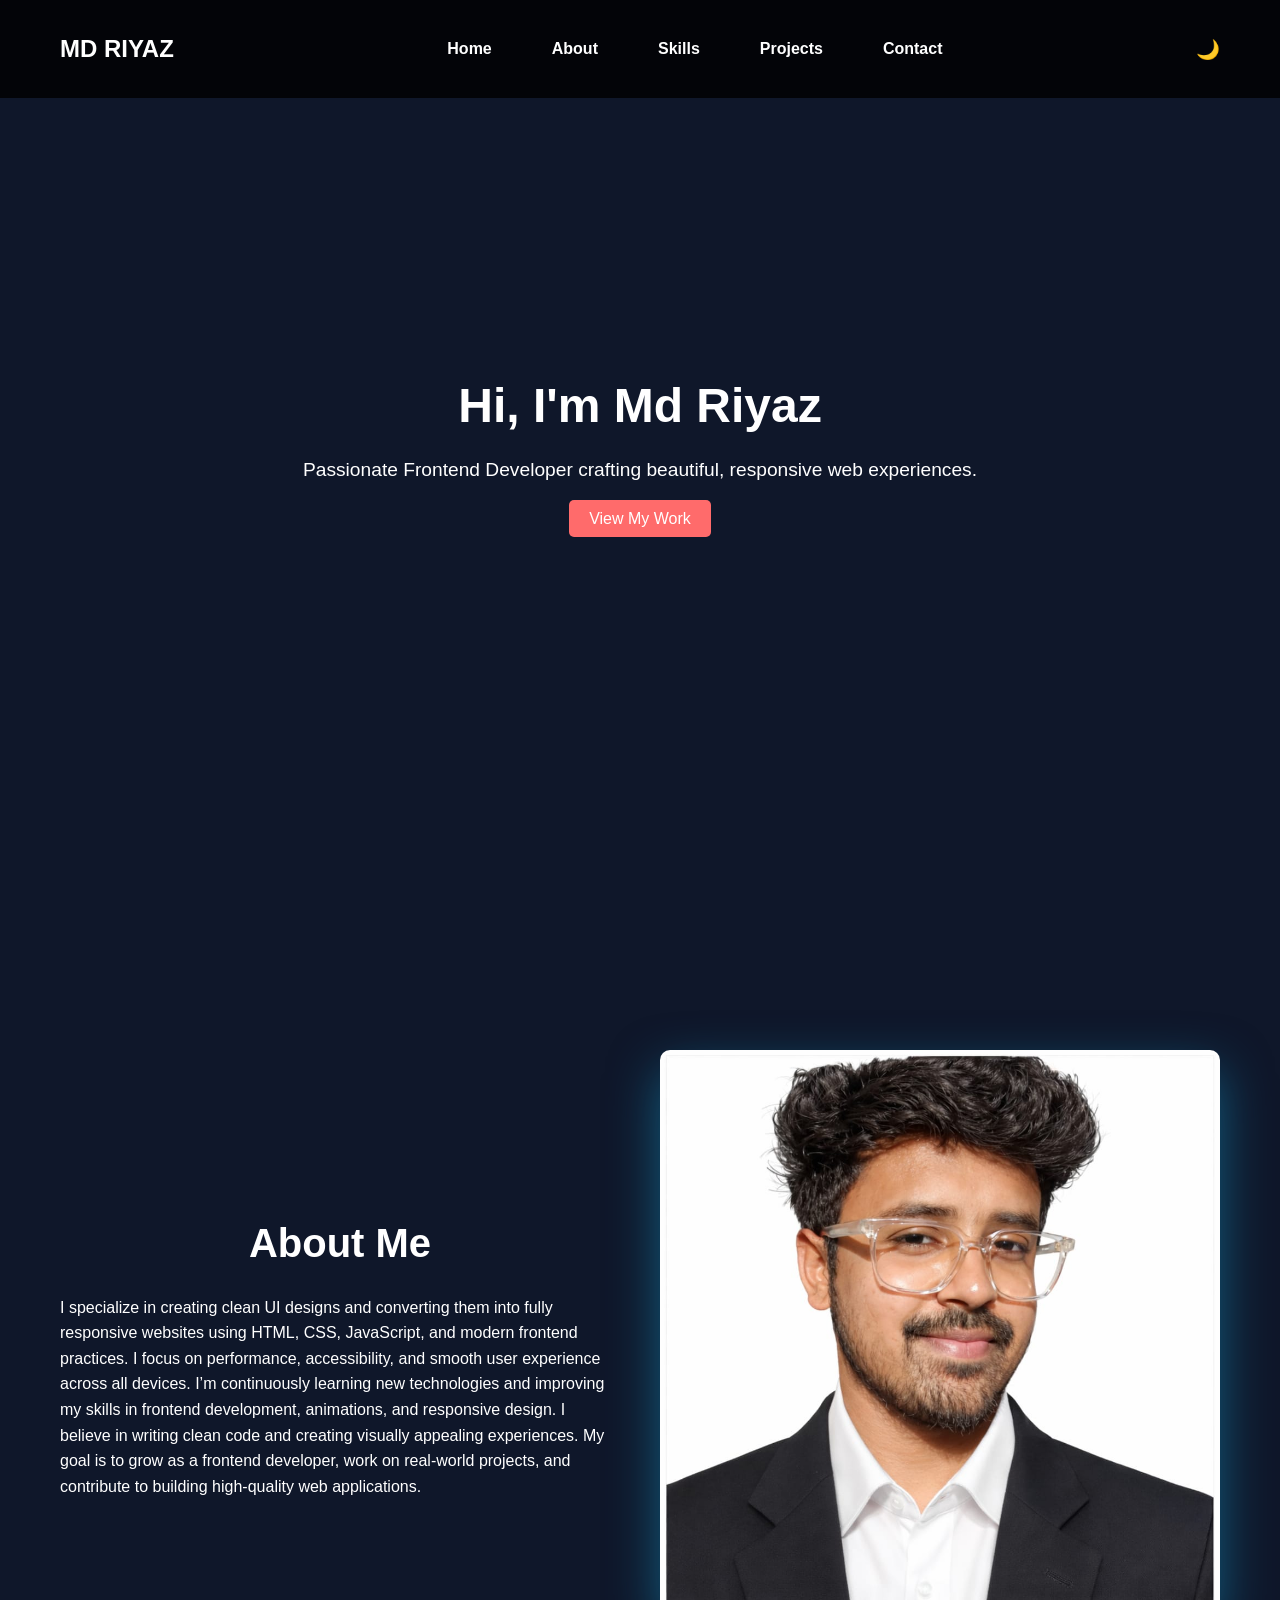
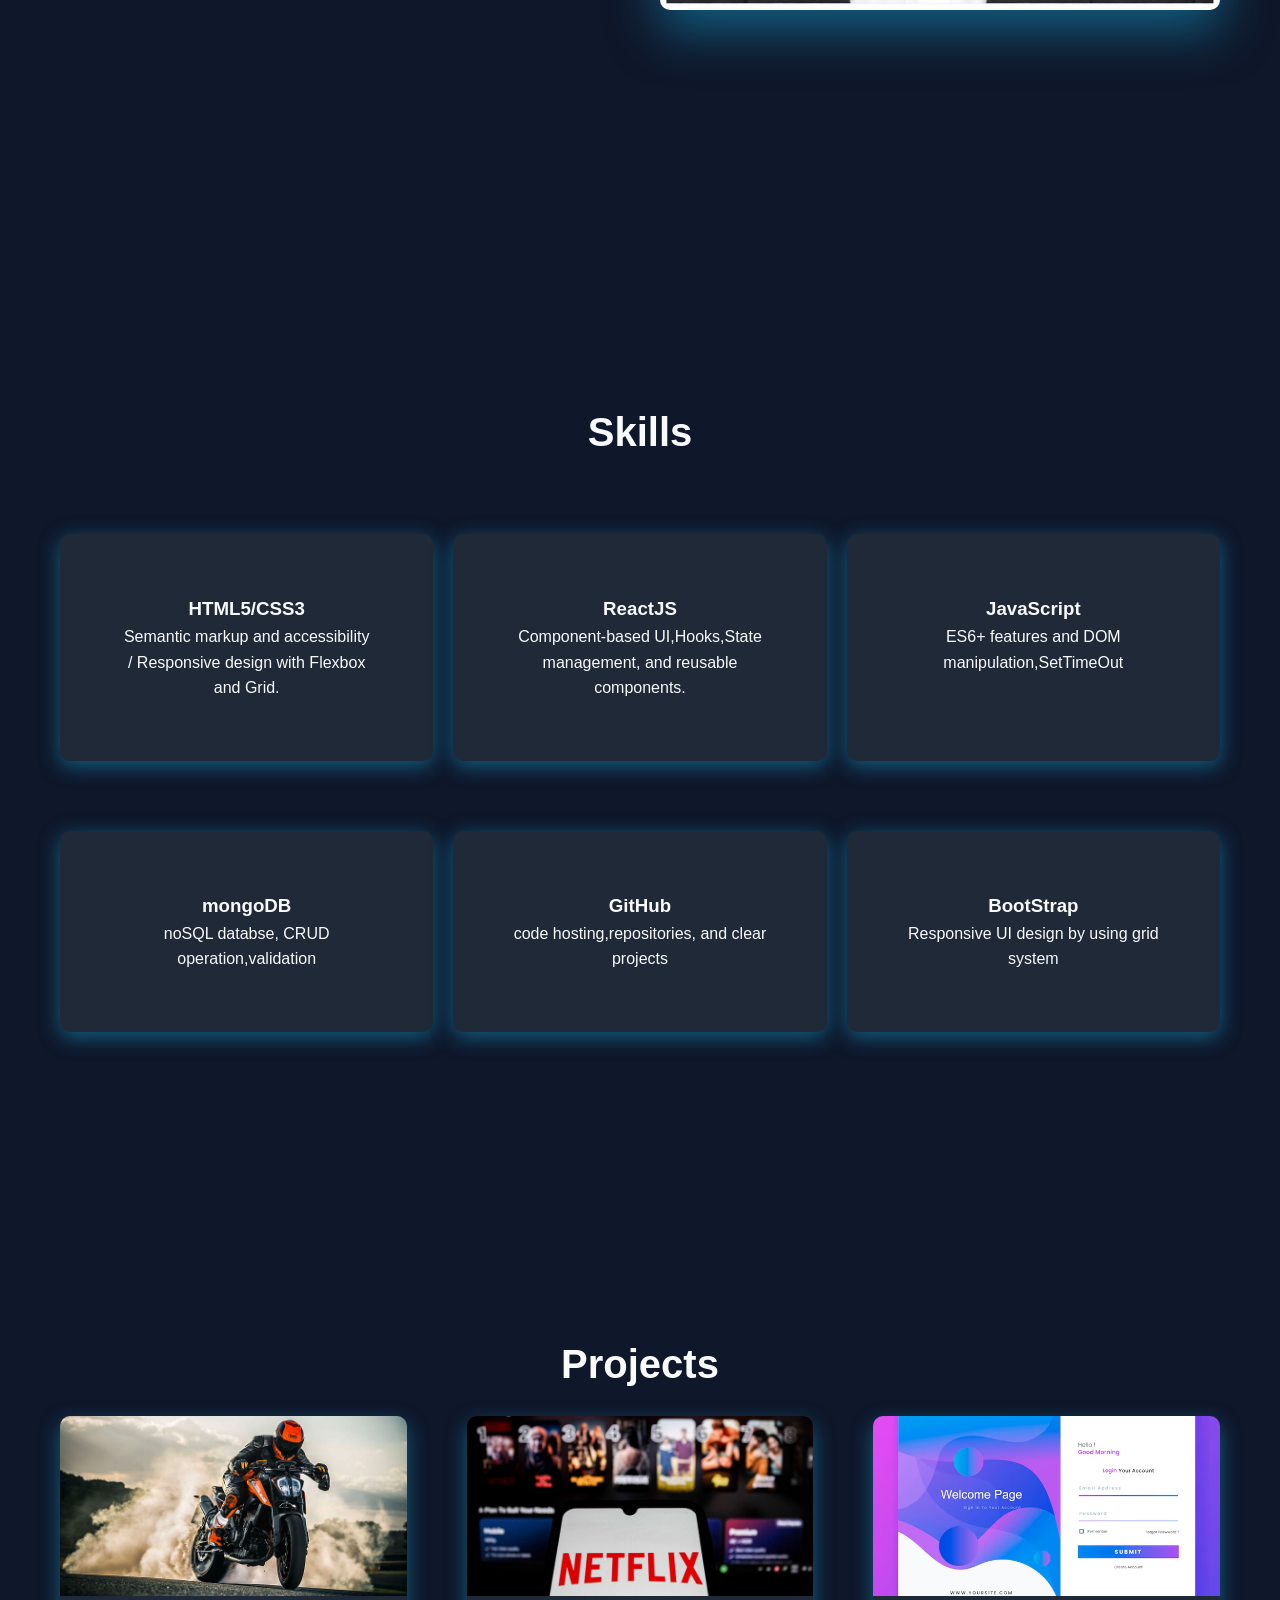
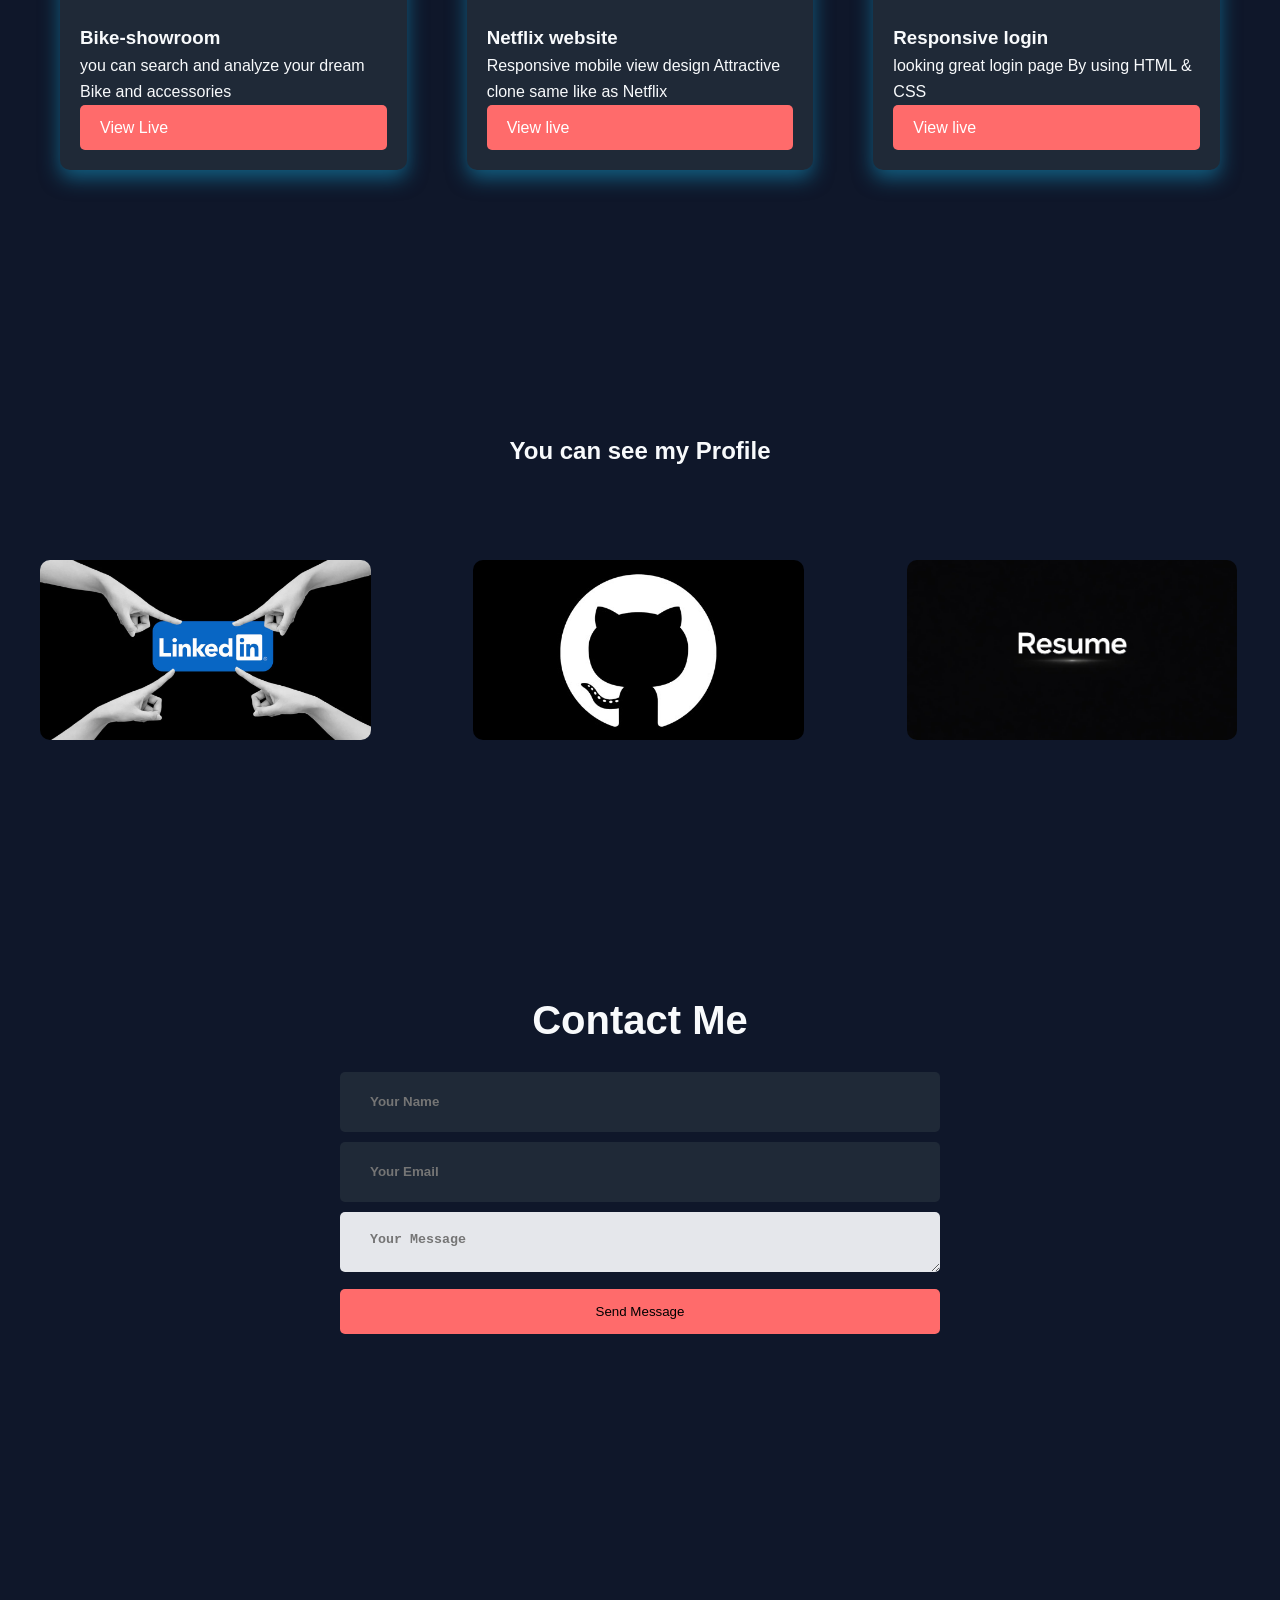
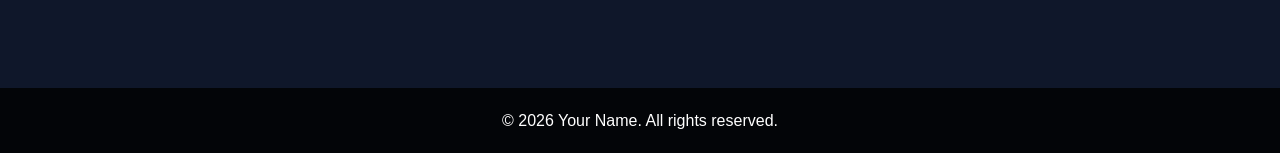
<file: index.html>
<!DOCTYPE html>
<html lang="en">
<head>
    <meta charset="UTF-8">
    <meta name="viewport" content="width=device-width, initial-scale=1.0">
    <title>Your Name - Frontend Developer Portfolio</title>
    <link rel="stylesheet" href="style.css">
</head>
<body>
    <header>
        <nav class="container">
            <h1>MD RIYAZ</h1>
            <ul>
                <li><a href="#hero">Home</a></li>
                <li><a href="#about">About</a></li>
                <li><a href="#skills">Skills</a></li>
                <li><a href="#projects">Projects</a></li>
                <li><a href="#contact">Contact</a></li>
            </ul>
            <button id="theme-toggle">🌙</button>
        </nav>
    </header>
    <section id="hero">
        <div class="container">
            <h1>Hi, I'm Md Riyaz</h1>
            <p>Passionate Frontend Developer crafting beautiful, responsive web experiences.</p>
            <a href="#projects" class="btn">View My Work</a>
        </div>
    </section>

    <section id="about">
        <div class="container">
            <div>
                <h2>About Me</h2>
                <p>I specialize in creating clean UI designs and converting them into fully responsive websites using HTML, CSS, JavaScript, and modern frontend practices. I focus on performance, accessibility, and smooth user experience across all devices.
                   I’m continuously learning new technologies and improving my skills in frontend development, animations, and responsive design. I believe in writing clean code and creating visually appealing experiences.
My goal is to grow as a frontend developer, work on real-world projects, and contribute to building high-quality web applications.
                </p>
            </div>
            <img src="WhatsApp Image 2026-01-20 at 09.55.17.jpeg" alt="">
        </div>
    </section>

    <section id="skills">
        <div class="container">
            <h2>Skills</h2>
            <div class="skills-grid">
                <div class="skill">
                    <h3>HTML5/CSS3</h3>
                    <p>Semantic markup and accessibility / Responsive design with Flexbox and Grid.</p>
                </div>
                <div class="skill">
                    <h3>ReactJS</h3>
                    <p>Component-based UI,Hooks,State management, and reusable components.</p>
                </div>
                <div class="skill">
                    <h3>JavaScript</h3>
                    <p>ES6+ features and DOM manipulation,SetTimeOut</p>
                </div>
                <div class="skill">
                    <h3>mongoDB</h3>
                    <p>noSQL databse, CRUD operation,validation</p>
                </div>
                <div class="skill">
                    <h3>GitHub</h3>
                    <p>code hosting,repositories, and clear projects </p>
                </div>
                <div class="skill">
                    <h3>BootStrap</h3>
                    <p>Responsive UI design by using grid system</p>
                </div>
            </div>
        </div>
    </section>

    <section id="projects">
        <div class="container">
            <h2>Projects</h2>
            <div class="projects-grid">
                 <div class="project">
                   <img src="project.jpg" alt="Project 1">
                    <div class="project-content">
                        <h3> Bike-showroom</h3>
                        <p>you can search and analyze your dream Bike and accessories</p>
                        <a href="https://mdriyaz63.github.io/bike-showroom-management-system/" class="btn">View Live</a>
                    </div>
                </div>
                <div class="project">
                     <img src="netflix-ap-jef-250507_1746625773247_hpMain.avif" alt="Project 2">
                    <div class="project-content">
                        <h3>Netflix website</h3>
                        <p>Responsive mobile view design Attractive clone same like as Netflix</p>
                        <a href="https://mdriyaz63.github.io/ott-ui_responsive/" class="btn">View live</a>
                    </div>
                </div>
                <div class="project">
                     <img src="login-form-landing-page-website-concept_108061-335.avif" alt="Project 3">
                    <div class="project-content">
                        <h3>Responsive login</h3>
                        <p>looking great login page By using HTML & CSS</p>
                        <a href="https://mdriyaz63.github.io/responsive_login/" class="btn">View live</a>
                    </div>
                </div>
            </div>
        </div>
    </section>
    <div class="container-1">
        <h2>You can see my Profile</h2>
        <div class="profile-grid">
            <div class="profile-content">
            <a href="https://www.linkedin.com/in/md-riyaz-a59540269?utm_source=share_via&utm_content=profile&utm_medium=member_android"><img src="linkedin.webp" alt=""></a>
        </div>
        <div class="profile-content">
            <a href="https://github.com/Mdriyaz63"><img src="github.jpg" download="Resume"></a>
        </div>
         <div class="profile-content">
            <a href="./Resume (1).pdf"><img src="res.jpeg" alt=""></a>
        </div>
        </div>
    </div>

    <section id="contact">
        <div class="container">
            <h2>Contact Me</h2>
            <form id="contact-form">
                <input type="text" name="name" placeholder="Your Name" required>
                <input type="email" name="email" placeholder="Your Email" required>
                <textarea name="message" placeholder="Your Message" rows="5" required></textarea>
                <button type="submit">Send Message</button>
            </form>
        </div>
    </section>

    <footer>
        <p>&copy; 2026 Your Name. All rights reserved.</p>
    </footer>
   <script src="script.js"></script>
</body>
</html>
</file>
<file: style.css>
/* Reset and Base Styles */
        * {
            margin: 0;
            padding: 0;
            box-sizing: border-box;
        }
        body {
            font-family: 'Segoe UI', Tahoma, Geneva, Verdana, sans-serif;
            line-height: 1.6;
            color:#f8fafc;
            background: #0f172A;
            transition: background 0.3s ease;
        }
        body.light-mode {
            background-color: #f8fafc;
            color:#0f172A ;
        }
        .container {
            max-width: 1200px;
            margin: 0 auto;
            padding: 20px;
        }
        .light-mode #hero .container h1{
            color: black;
        }
     .light-mode #hero .container p{
            color: black;
        }
        /* Header */
        header {
            position: fixed;
            top: 0;
            width: 100%;
            background: rgba(0, 0, 0, 0.8);
            color: white;
            padding: 10px 0;
            z-index: 10;
            transition: background 0.3s ease;
        }
        body.light-mode header {
            background: rgba(13, 12, 12, 0.9);
            color: white;
        }
        nav {
            display: flex;
            justify-content: space-between;
            align-items: center;
        }
        nav ul {
            list-style: none;
            display: flex;
        }
        nav ul li {
            margin-left: 20px;
        }
        nav a {
            color: inherit;
            text-decoration: none;
            transition: color 0.3s ease;
            margin: 20px;
            font-weight: 600;
            
        }
        nav a:hover {
            color: #da5050;
        }
        #theme-toggle {
            background: none;
            border: none;
            color: inherit;
            font-size: 1.2em;
            cursor: pointer;
        }

        /* Hero Section */
        #hero {
            height: 100vh;
            display: flex;
            align-items: center;
            justify-content: center;
            text-align: center;
            color: white;
       
            
        }
        #hero h1 {
            font-size: 3em;
            margin-bottom: 10px;
        }
        #hero p {
            font-size: 1.2em;
            margin-bottom: 20px;
        }
        .btn {
            background: #ff6b6b;
            color: white;
            padding: 10px 20px;
            text-decoration: none;
            border-radius: 5px;
            transition: background 0.3s ease;
        }
        .btn:hover {
            background: #d13434;
        }

        /* Sections */
        section {
            padding: 80px 0;
            min-height: 100vh;
        }
        section h2 {
            font-size: 2.5em;
            margin-bottom: 20px;
            text-align: center;
        }

        /* About */
        #about {
            background: #0f172A ;
            color: white;
        }
       .light-mode #about {
            background: #f8fafc;
            color:#0f172A;
        }
        #about .container {
            display: grid;
            grid-template-columns: 1fr 1fr;
            gap: 40px;
            align-items: center;
            border: none;
        }
        #about img {
            width: 100%;
            height: auto;
            border-radius: 10px;
            box-shadow: 0 20px 50px rgba(20, 142, 186, 0.6);
            margin-top: 50px;
        
        }
        .light-mode #about img{
            box-shadow: 0 8px 20px rgba(8, 9, 9, 0.6);
        }

        /* Skills */
        #skills {
            background:#0f172A;
            
        }
        .container h2{
            margin-top: 100px;
        }
        body.light-mode #skills {
            background: #f8fafc;
        }
        .skills-grid {
            display: grid;
            grid-template-columns: repeat(3,1fr);
            gap: 20px;
            
        }
        .skill {
            text-align: center;
            padding: 60px;
            background: #1f2937;
            border-radius: 10px;
            transition: transform 0.3s ease;
            margin-top: 50px;
            box-shadow: 0 5px 20px rgba(20, 142, 186, 0.6);
            transition: background-color 0.8s ease;
            
        }
        .light-mode .skill{
            background: #e5e7eb;
            box-shadow: 0 8px 20px rgba(8, 9, 9, 0.6);
        }
        .skill:hover {
            transform: translateY(-20px);
            background-color: #d13434;
           
        }

        /* Projects */
        #projects {
            background:#0f172A ;
    
        }
        body.light-mode #projects {
            background:#f8fafc;
        }
        .projects-grid {
            display: grid;
            grid-template-columns: repeat(auto-fit, minmax(300px, 1fr));
            gap: 60px;
        }
        .project {
            background: #1f2937;
            border-radius: 10px;
            overflow: hidden;
            transition: transform 0.3s ease;
            box-shadow: 0 8px 20px rgba(20, 142, 186, 0.6);
        }

        .light-mode .project{
            background-color: #e5e7eb;
            box-shadow: 0 8px 20px rgba(8, 9, 9, 0.6);
        }
        .project:hover {
            transform: scale(1.05);
        }
        .project img {
            width: 100%;
            height: 180px;
            object-fit: cover;
        }
        .project-content {
            padding: 20px;
            height: 100%;
            display: flex;
            flex-direction: column;
        }
        /* Contact */
        #contact {
            background: #0f172A;
        }
        body.light-mode #contact {
            background: #f8fafc;
        }
        form {
            max-width: 600px;
            margin: 0 auto;
        }
        form input, form textarea {
            width: 100%;
            height: 60px;
            padding: 20px 30px;
            margin-bottom: 10px;
            border: none;
            border-radius: 5px;
            background-color:#1f2937 ;
            color: #0f172A;
            font-weight: 600;
        }
        form button {
            width: 100%;
            padding: 15px;
            background: #ff6b6b;
            border: none;
            border-radius: 5px;
            cursor: pointer;
        }
        .light-mode form input, form textarea {
            background-color: #e5e7eb;
        
        }
       
        /* Footer */
        footer {
            text-align: center;
            padding: 20px;
            background: rgba(0, 0, 0, 0.8);
            color: white;
           
        }
        body.light-mode footer {
            background: rgba(14, 12, 12, 0.9);
            color: white;
        }
        /*profile */
        .profile-grid {
            display: grid;
            grid-template-columns: repeat(3,1fr);
            gap: 20px;
        }
        .profile-content img{
            width: 80%;
            height: 180px;
            object-fit: cover;
            transition:  box-shadow 0.4s ease;
            transition: transform 1s ease;
            margin: 40px;
            border-radius: 10px;
        }
        .container-1 h2{
            text-align: center;
            justify-content: center;
            margin-bottom: 50px;
        }
        .profile-content img:hover{
            box-shadow: 0px 5px 20px cyan;
            transform: rotate(360deg);
        }

        /* Responsive */
        @media (max-width: 768px) {
            #hero h1 {
                font-size: 2em;
            }
            #about .container {
                grid-template-columns: 1fr;
            }
            nav ul {
                display: none; /* Simple mobile nav; expand with JS if needed */
            }
            .skills-grid{
                
                grid-template-columns: 1fr;
  
            }
            .container h2{
                margin-top:10px;
            }
            #about img{
                order: -1;
            }
            #about img{
                margin-top: -200px;
            }
            #skills .container{
                margin-top: -150px;
                
            }
            #projects .container{
                margin-top: -100px;
            }
            .profile-grid{
                grid-template-columns: repeat(3,1fr);
                gap: 6px;
            }
            .profile-content img{
                margin-top: 30px;
                width: 90%;
                height: 90px;
                margin: 4px;
            }
            
        }
</file>
